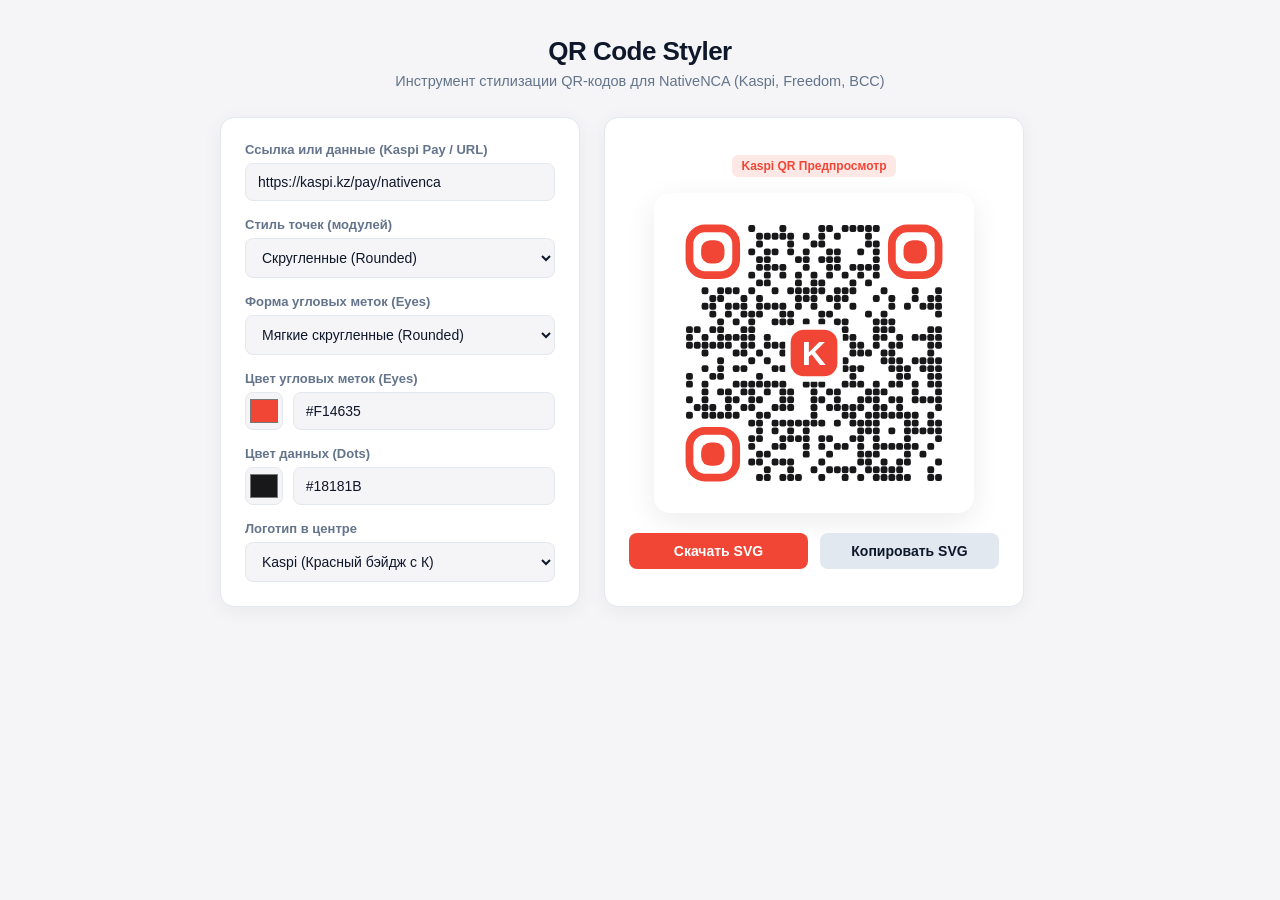
<file: tools/qr-styler.html>
<!DOCTYPE html>
<html lang="ru">
<head>
  <meta charset="UTF-8">
  <meta name="viewport" content="width=device-width, initial-scale=1.0">
  <title>QR Code Styler — NativeNCA</title>
  <style>
    :root {
      --bg: #f5f5f7;
      --card: #ffffff;
      --border: #e2e8f0;
      --text: #0f172a;
      --text-sub: #64748b;
      --accent: #f14635;
      --accent-hover: #d73a2a;
      --radius: 14px;
      --radius-sm: 8px;
    }
    @media (prefers-color-scheme: dark) {
      :root {
        --bg: #18181b;
        --card: #27272a;
        --border: #3f3f46;
        --text: #fafafa;
        --text-sub: #a1a1aa;
        --accent: #f14635;
        --accent-hover: #ff5a4a;
      }
    }
    * { box-sizing: border-box; margin: 0; padding: 0; }
    body {
      font-family: -apple-system, BlinkMacSystemFont, 'Segoe UI', Roboto, sans-serif;
      background: var(--bg);
      color: var(--text);
      display: flex;
      flex-direction: column;
      align-items: center;
      padding: 36px 16px;
      min-height: 100vh;
    }
    .header { text-align: center; margin-bottom: 28px; }
    .header h1 { font-size: 26px; font-weight: 700; margin-bottom: 6px; letter-spacing: -0.02em; }
    .header p { color: var(--text-sub); font-size: 14.5px; }
    .container {
      display: grid;
      grid-template-columns: 360px 420px;
      gap: 24px;
      max-width: 840px;
      width: 100%;
    }
    @media (max-width: 800px) {
      .container { grid-template-columns: 1fr; }
    }
    .card {
      background: var(--card);
      border: 1px solid var(--border);
      border-radius: var(--radius);
      padding: 24px;
      box-shadow: 0 4px 20px rgba(0,0,0,0.05);
    }
    .preview-card {
      display: flex;
      flex-direction: column;
      align-items: center;
      justify-content: center;
      text-align: center;
    }
    .preview-box {
      width: 320px;
      height: 320px;
      background: #ffffff;
      border-radius: 16px;
      display: flex;
      align-items: center;
      justify-content: center;
      box-shadow: 0 8px 30px rgba(0,0,0,0.08);
      margin-bottom: 20px;
      padding: 16px;
    }
    .preview-box svg { width: 100%; height: 100%; display: block; }
    .preview-actions {
      display: flex;
      gap: 12px;
      width: 100%;
    }
    .field { margin-bottom: 16px; }
    .field:last-child { margin-bottom: 0; }
    label { display: block; font-size: 13px; font-weight: 600; margin-bottom: 6px; color: var(--text-sub); }
    input[type="text"], select {
      width: 100%;
      padding: 10px 12px;
      background: var(--bg);
      border: 1px solid var(--border);
      border-radius: var(--radius-sm);
      color: var(--text);
      font-size: 14px;
      outline: none;
      transition: border-color .15s;
    }
    input[type="text"]:focus, select:focus {
      border-color: var(--accent);
    }
    .color-row { display: flex; gap: 10px; align-items: center; }
    input[type="color"] {
      width: 44px;
      height: 38px;
      padding: 2px;
      border: 1px solid var(--border);
      border-radius: var(--radius-sm);
      background: var(--bg);
      cursor: pointer;
    }
    .btn {
      display: inline-flex;
      align-items: center;
      justify-content: center;
      padding: 10px 16px;
      border-radius: var(--radius-sm);
      font-size: 14px;
      font-weight: 600;
      border: none;
      cursor: pointer;
      transition: background-color .15s, transform .1s;
      flex: 1;
    }
    .btn:active { transform: scale(0.98); }
    .btn-accent { background: var(--accent); color: #ffffff; }
    .btn-accent:hover { background: var(--accent-hover); }
    .btn-subtle { background: var(--border); color: var(--text); }
    .btn-subtle:hover { opacity: 0.85; }
    .badge-chip {
      display: inline-block;
      padding: 4px 10px;
      font-size: 12px;
      font-weight: 700;
      border-radius: 6px;
      background: rgba(241, 70, 53, 0.12);
      color: var(--accent);
      margin-bottom: 16px;
    }
    .toast-msg {
      position: fixed;
      bottom: 24px;
      background: #18181b;
      color: #ffffff;
      padding: 10px 18px;
      border-radius: 8px;
      font-size: 14px;
      opacity: 0;
      transition: opacity .2s;
      pointer-events: none;
      box-shadow: 0 4px 14px rgba(0,0,0,0.2);
    }
    .toast-msg.show { opacity: 1; }
  </style>
</head>
<body>

  <div class="header">
    <h1>QR Code Styler</h1>
    <p>Инструмент стилизации QR-кодов для NativeNCA (Kaspi, Freedom, BCC)</p>
  </div>

  <div class="container">
    <div class="card">
      <div class="field">
        <label for="qr-data">Ссылка или данные (Kaspi Pay / URL)</label>
        <input type="text" id="qr-data" value="https://kaspi.kz/pay/nativenca">
      </div>

      <div class="field">
        <label for="qr-style">Стиль точек (модулей)</label>
        <select id="qr-style">
          <option value="rounded" selected>Скругленные (Rounded)</option>
          <option value="dots">Круги (Dots)</option>
          <option value="squircle">Сквиркл (Squircle)</option>
          <option value="square">Квадраты (Square)</option>
        </select>
      </div>

      <div class="field">
        <label for="qr-eye-style">Форма угловых меток (Eyes)</label>
        <select id="qr-eye-style">
          <option value="rounded" selected>Мягкие скругленные (Rounded)</option>
          <option value="circle">Круглые кольца (Circle)</option>
          <option value="leaf">Лепесток (Leaf)</option>
          <option value="square">Квадратные (Square)</option>
        </select>
      </div>

      <div class="field">
        <label>Цвет угловых меток (Eyes)</label>
        <div class="color-row">
          <input type="color" id="qr-eye-color" value="#F14635">
          <input type="text" id="qr-eye-color-text" value="#F14635">
        </div>
      </div>

      <div class="field">
        <label>Цвет данных (Dots)</label>
        <div class="color-row">
          <input type="color" id="qr-dot-color" value="#18181B">
          <input type="text" id="qr-dot-color-text" value="#18181B">
        </div>
      </div>

      <div class="field">
        <label for="qr-logo">Логотип в центре</label>
        <select id="qr-logo">
          <option value="kaspi" selected>Kaspi (Красный бэйдж с К)</option>
          <option value="shield">NativeNCA Щит (Shield)</option>
          <option value="heart">Сердце (Heart)</option>
          <option value="none">Без логотипа (None)</option>
        </select>
      </div>
    </div>

    <div class="card preview-card">
      <span class="badge-chip">Kaspi QR Предпросмотр</span>
      <div class="preview-box" id="preview-container"></div>
      <div class="preview-actions">
        <button class="btn btn-accent" id="btn-download">Скачать SVG</button>
        <button class="btn btn-subtle" id="btn-copy">Копировать SVG</button>
      </div>
    </div>
  </div>

  <div class="toast-msg" id="toast">Скопировано в буфер обмена!</div>

  <script>
var qrcode=function(){function i(t,r){function a(t,r){g=function(t){for(var r=new Array(t),e=0;e<t;e+=1){r[e]=new Array(t);for(var n=0;n<t;n+=1)r[e][n]=null}return r}(l=4*u+17),e(0,0),e(l-7,0),e(0,l-7),i(),o(),v(t,r),7<=u&&h(t),null==n&&(n=w(u,f,c)),d(n,r)}var u=t,f=y[r],g=null,l=0,n=null,c=[],s={},e=function(t,r){for(var e=-1;e<=7;e+=1)if(!(t+e<=-1||l<=t+e))for(var n=-1;n<=7;n+=1)r+n<=-1||l<=r+n||(g[t+e][r+n]=0<=e&&e<=6&&(0==n||6==n)||0<=n&&n<=6&&(0==e||6==e)||2<=e&&e<=4&&2<=n&&n<=4)},o=function(){for(var t=8;t<l-8;t+=1)null==g[t][6]&&(g[t][6]=t%2==0);for(var r=8;r<l-8;r+=1)null==g[6][r]&&(g[6][r]=r%2==0)},i=function(){for(var t=B.getPatternPosition(u),r=0;r<t.length;r+=1)for(var e=0;e<t.length;e+=1){var n=t[r],o=t[e];if(null==g[n][o])for(var i=-2;i<=2;i+=1)for(var a=-2;a<=2;a+=1)g[n+i][o+a]=-2==i||2==i||-2==a||2==a||0==i&&0==a}},h=function(t){for(var r=B.getBCHTypeNumber(u),e=0;e<18;e+=1){var n=!t&&1==(r>>e&1);g[Math.floor(e/3)][e%3+l-8-3]=n}for(e=0;e<18;e+=1){n=!t&&1==(r>>e&1);g[e%3+l-8-3][Math.floor(e/3)]=n}},v=function(t,r){for(var e=f<<3|r,n=B.getBCHTypeInfo(e),o=0;o<15;o+=1){var i=!t&&1==(n>>o&1);o<6?g[o][8]=i:o<8?g[o+1][8]=i:g[l-15+o][8]=i}for(o=0;o<15;o+=1){i=!t&&1==(n>>o&1);o<8?g[8][l-o-1]=i:o<9?g[8][15-o-1+1]=i:g[8][15-o-1]=i}g[l-8][8]=!t},d=function(t,r){for(var e=-1,n=l-1,o=7,i=0,a=B.getMaskFunction(r),u=l-1;0<u;u-=2)for(6==u&&(u-=1);;){for(var f=0;f<2;f+=1)if(null==g[n][u-f]){var c=!1;i<t.length&&(c=1==(t[i]>>>o&1)),a(n,u-f)&&(c=!c),g[n][u-f]=c,-1==(o-=1)&&(i+=1,o=7)}if((n+=e)<0||l<=n){n-=e,e=-e;break}}},w=function(t,r,e){for(var n=b.getRSBlocks(t,r),o=M(),i=0;i<e.length;i+=1){var a=e[i];o.put(a.getMode(),4),o.put(a.getLength(),B.getLengthInBits(a.getMode(),t)),a.write(o)}var u=0;for(i=0;i<n.length;i+=1)u+=n[i].dataCount;if(o.getLengthInBits()>8*u)throw"code length overflow. ("+o.getLengthInBits()+">"+8*u+")";for(o.getLengthInBits()+4<=8*u&&o.put(0,4);o.getLengthInBits()%8!=0;)o.putBit(!1);for(;!(o.getLengthInBits()>=8*u||(o.put(236,8),o.getLengthInBits()>=8*u));)o.put(17,8);return function(t,r){for(var e=0,n=0,o=0,i=new Array(r.length),a=new Array(r.length),u=0;u<r.length;u+=1){var f=r[u].dataCount,c=r[u].totalCount-f;n=Math.max(n,f),o=Math.max(o,c),i[u]=new Array(f);for(var g=0;g<i[u].length;g+=1)i[u][g]=255&t.getBuffer()[g+e];e+=f;var l=B.getErrorCorrectPolynomial(c),h=C(i[u],l.getLength()-1).mod(l);a[u]=new Array(l.getLength()-1);for(g=0;g<a[u].length;g+=1){var s=g+h.getLength()-a[u].length;a[u][g]=0<=s?h.getAt(s):0}}var v=0;for(g=0;g<r.length;g+=1)v+=r[g].totalCount;var d=new Array(v),w=0;for(g=0;g<n;g+=1)for(u=0;u<r.length;u+=1)g<i[u].length&&(d[w]=i[u][g],w+=1);for(g=0;g<o;g+=1)for(u=0;u<r.length;u+=1)g<a[u].length&&(d[w]=a[u][g],w+=1);return d}(o,n)};s.addData=function(t,r){var e=null;switch(r=r||"Byte"){case"Numeric":e=x(t);break;case"Alphanumeric":e=m(t);break;case"Byte":e=L(t);break;case"Kanji":e=D(t);break;default:throw"mode:"+r}c.push(e),n=null},s.isDark=function(t,r){if(t<0||l<=t||r<0||l<=r)throw t+","+r;return g[t][r]},s.getModuleCount=function(){return l},s.make=function(){if(u<1){for(var t=1;t<40;t++){for(var r=b.getRSBlocks(t,f),e=M(),n=0;n<c.length;n++){var o=c[n];e.put(o.getMode(),4),e.put(o.getLength(),B.getLengthInBits(o.getMode(),t)),o.write(e)}var i=0;for(n=0;n<r.length;n++)i+=r[n].dataCount;if(e.getLengthInBits()<=8*i)break}u=t}a(!1,function(){for(var t=0,r=0,e=0;e<8;e+=1){a(!0,e);var n=B.getLostPoint(s);(0==e||n<t)&&(t=n,r=e)}return r}())},s.createTableTag=function(t,r){t=t||2;var e="";e+='<table style="',e+=" border-width: 0px; border-style: none;",e+=" border-collapse: collapse;",e+=" padding: 0px; margin: "+(r=void 0===r?4*t:r)+"px;",e+='">',e+="<tbody>";for(var n=0;n<s.getModuleCount();n+=1){e+="<tr>";for(var o=0;o<s.getModuleCount();o+=1)e+='<td style="',e+=" border-width: 0px; border-style: none;",e+=" border-collapse: collapse;",e+=" padding: 0px; margin: 0px;",e+=" width: "+t+"px;",e+=" height: "+t+"px;",e+=" background-color: ",e+=s.isDark(n,o)?"#000000":"#ffffff",e+=";",e+='"/>';e+="</tr>"}return e+="</tbody>",e+="</table>"},s.createSvgTag=function(t,r,e,n){var o={};"object"==typeof t&&(t=(o=t).cellSize,r=o.margin,e=o.alt,n=o.title),t=t||2,r=void 0===r?4*t:r,(e="string"==typeof e?{text:e}:e||{}).text=e.text||null,e.id=e.text?e.id||"qrcode-description":null,(n="string"==typeof n?{text:n}:n||{}).text=n.text||null,n.id=n.text?n.id||"qrcode-title":null;var i,a,u,f,c=s.getModuleCount()*t+2*r,g="";for(f="l"+t+",0 0,"+t+" -"+t+",0 0,-"+t+"z ",g+='<svg version="1.1" xmlns="http://www.w3.org/2000/svg"',g+=o.scalable?"":' width="'+c+'px" height="'+c+'px"',g+=' viewBox="0 0 '+c+" "+c+'" ',g+=' preserveAspectRatio="xMinYMin meet"',g+=n.text||e.text?' role="img" aria-labelledby="'+p([n.id,e.id].join(" ").trim())+'"':"",g+=">",g+=n.text?'<title id="'+p(n.id)+'">'+p(n.text)+"</title>":"",g+=e.text?'<description id="'+p(e.id)+'">'+p(e.text)+"</description>":"",g+='<rect width="100%" height="100%" fill="white" cx="0" cy="0"/>',g+='<path d="',a=0;a<s.getModuleCount();a+=1)for(u=a*t+r,i=0;i<s.getModuleCount();i+=1)s.isDark(a,i)&&(g+="M"+(i*t+r)+","+u+f);return g+='" stroke="transparent" fill="black"/>',g+="</svg>"},s.createDataURL=function(o,t){o=o||2,t=void 0===t?4*o:t;var r=s.getModuleCount()*o+2*t,i=t,a=r-t;return I(r,r,function(t,r){if(i<=t&&t<a&&i<=r&&r<a){var e=Math.floor((t-i)/o),n=Math.floor((r-i)/o);return s.isDark(n,e)?0:1}return 1})},s.createImgTag=function(t,r,e){t=t||2,r=void 0===r?4*t:r;var n=s.getModuleCount()*t+2*r,o="";return o+="<img",o+=' src="',o+=s.createDataURL(t,r),o+='"',o+=' width="',o+=n,o+='"',o+=' height="',o+=n,o+='"',e&&(o+=' alt="',o+=p(e),o+='"'),o+="/>"};var p=function(t){for(var r="",e=0;e<t.length;e+=1){var n=t.charAt(e);switch(n){case"<":r+="&lt;";break;case">":r+="&gt;";break;case"&":r+="&amp;";break;case'"':r+="&quot;";break;default:r+=n}}return r};return s.createASCII=function(t,r){if((t=t||1)<2)return function(t){t=void 0===t?2:t;var r,e,n,o,i,a=1*s.getModuleCount()+2*t,u=t,f=a-t,c={"██":"█","█ ":"▀"," █":"▄","  ":" "},g={"██":"▀","█ ":"▀"," █":" ","  ":" "},l="";for(r=0;r<a;r+=2){for(n=Math.floor((r-u)/1),o=Math.floor((r+1-u)/1),e=0;e<a;e+=1)i="█",u<=e&&e<f&&u<=r&&r<f&&s.isDark(n,Math.floor((e-u)/1))&&(i=" "),u<=e&&e<f&&u<=r+1&&r+1<f&&s.isDark(o,Math.floor((e-u)/1))?i+=" ":i+="█",l+=t<1&&f<=r+1?g[i]:c[i];l+="\n"}return a%2&&0<t?l.substring(0,l.length-a-1)+Array(1+a).join("▀"):l.substring(0,l.length-1)}(r);t-=1,r=void 0===r?2*t:r;var e,n,o,i,a=s.getModuleCount()*t+2*r,u=r,f=a-r,c=Array(t+1).join("██"),g=Array(t+1).join("  "),l="",h="";for(e=0;e<a;e+=1){for(o=Math.floor((e-u)/t),h="",n=0;n<a;n+=1)i=1,u<=n&&n<f&&u<=e&&e<f&&s.isDark(o,Math.floor((n-u)/t))&&(i=0),h+=i?c:g;for(o=0;o<t;o+=1)l+=h+"\n"}return l.substring(0,l.length-1)},s.renderTo2dContext=function(t,r){r=r||2;for(var e=s.getModuleCount(),n=0;n<e;n++)for(var o=0;o<e;o++)t.fillStyle=s.isDark(n,o)?"black":"white",t.fillRect(n*r,o*r,r,r)},s}i.stringToBytes=(i.stringToBytesFuncs={default:function(t){for(var r=[],e=0;e<t.length;e+=1){var n=t.charCodeAt(e);r.push(255&n)}return r}}).default,i.createStringToBytes=function(u,f){var i=function(){function t(){var t=r.read();if(-1==t)throw"eof";return t}for(var r=S(u),e=0,n={};;){var o=r.read();if(-1==o)break;var i=t(),a=t()<<8|t();n[String.fromCharCode(o<<8|i)]=a,e+=1}if(e!=f)throw e+" != "+f;return n}(),a="?".charCodeAt(0);return function(t){for(var r=[],e=0;e<t.length;e+=1){var n=t.charCodeAt(e);if(n<128)r.push(n);else{var o=i[t.charAt(e)];"number"==typeof o?(255&o)==o?r.push(o):(r.push(o>>>8),r.push(255&o)):r.push(a)}}return r}};var r,t,a=1,u=2,o=4,f=8,y={L:1,M:0,Q:3,H:2},e=0,n=1,c=2,g=3,l=4,h=5,s=6,v=7,B=(r=[[],[6,18],[6,22],[6,26],[6,30],[6,34],[6,22,38],[6,24,42],[6,26,46],[6,28,50],[6,30,54],[6,32,58],[6,34,62],[6,26,46,66],[6,26,48,70],[6,26,50,74],[6,30,54,78],[6,30,56,82],[6,30,58,86],[6,34,62,90],[6,28,50,72,94],[6,26,50,74,98],[6,30,54,78,102],[6,28,54,80,106],[6,32,58,84,110],[6,30,58,86,114],[6,34,62,90,118],[6,26,50,74,98,122],[6,30,54,78,102,126],[6,26,52,78,104,130],[6,30,56,82,108,134],[6,34,60,86,112,138],[6,30,58,86,114,142],[6,34,62,90,118,146],[6,30,54,78,102,126,150],[6,24,50,76,102,128,154],[6,28,54,80,106,132,158],[6,32,58,84,110,136,162],[6,26,54,82,110,138,166],[6,30,58,86,114,142,170]],(t={}).getBCHTypeInfo=function(t){for(var r=t<<10;0<=d(r)-d(1335);)r^=1335<<d(r)-d(1335);return 21522^(t<<10|r)},t.getBCHTypeNumber=function(t){for(var r=t<<12;0<=d(r)-d(7973);)r^=7973<<d(r)-d(7973);return t<<12|r},t.getPatternPosition=function(t){return r[t-1]},t.getMaskFunction=function(t){switch(t){case e:return function(t,r){return(t+r)%2==0};case n:return function(t,r){return t%2==0};case c:return function(t,r){return r%3==0};case g:return function(t,r){return(t+r)%3==0};case l:return function(t,r){return(Math.floor(t/2)+Math.floor(r/3))%2==0};case h:return function(t,r){return t*r%2+t*r%3==0};case s:return function(t,r){return(t*r%2+t*r%3)%2==0};case v:return function(t,r){return(t*r%3+(t+r)%2)%2==0};default:throw"bad maskPattern:"+t}},t.getErrorCorrectPolynomial=function(t){for(var r=C([1],0),e=0;e<t;e+=1)r=r.multiply(C([1,w.gexp(e)],0));return r},t.getLengthInBits=function(t,r){if(1<=r&&r<10)switch(t){case a:return 10;case u:return 9;case o:case f:return 8;default:throw"mode:"+t}else if(r<27)switch(t){case a:return 12;case u:return 11;case o:return 16;case f:return 10;default:throw"mode:"+t}else{if(!(r<41))throw"type:"+r;switch(t){case a:return 14;case u:return 13;case o:return 16;case f:return 12;default:throw"mode:"+t}}},t.getLostPoint=function(t){for(var r=t.getModuleCount(),e=0,n=0;n<r;n+=1)for(var o=0;o<r;o+=1){for(var i=0,a=t.isDark(n,o),u=-1;u<=1;u+=1)if(!(n+u<0||r<=n+u))for(var f=-1;f<=1;f+=1)o+f<0||r<=o+f||0==u&&0==f||a==t.isDark(n+u,o+f)&&(i+=1);5<i&&(e+=3+i-5)}for(n=0;n<r-1;n+=1)for(o=0;o<r-1;o+=1){var c=0;t.isDark(n,o)&&(c+=1),t.isDark(n+1,o)&&(c+=1),t.isDark(n,o+1)&&(c+=1),t.isDark(n+1,o+1)&&(c+=1),0!=c&&4!=c||(e+=3)}for(n=0;n<r;n+=1)for(o=0;o<r-6;o+=1)t.isDark(n,o)&&!t.isDark(n,o+1)&&t.isDark(n,o+2)&&t.isDark(n,o+3)&&t.isDark(n,o+4)&&!t.isDark(n,o+5)&&t.isDark(n,o+6)&&(e+=40);for(o=0;o<r;o+=1)for(n=0;n<r-6;n+=1)t.isDark(n,o)&&!t.isDark(n+1,o)&&t.isDark(n+2,o)&&t.isDark(n+3,o)&&t.isDark(n+4,o)&&!t.isDark(n+5,o)&&t.isDark(n+6,o)&&(e+=40);var g=0;for(o=0;o<r;o+=1)for(n=0;n<r;n+=1)t.isDark(n,o)&&(g+=1);return e+=Math.abs(100*g/r/r-50)/5*10},t);function d(t){for(var r=0;0!=t;)r+=1,t>>>=1;return r}var w=function(){for(var r=new Array(256),e=new Array(256),t=0;t<8;t+=1)r[t]=1<<t;for(t=8;t<256;t+=1)r[t]=r[t-4]^r[t-5]^r[t-6]^r[t-8];for(t=0;t<255;t+=1)e[r[t]]=t;var n={glog:function(t){if(t<1)throw"glog("+t+")";return e[t]},gexp:function(t){for(;t<0;)t+=255;for(;256<=t;)t-=255;return r[t]}};return n}();function C(n,o){if(void 0===n.length)throw n.length+"/"+o;var r=function(){for(var t=0;t<n.length&&0==n[t];)t+=1;for(var r=new Array(n.length-t+o),e=0;e<n.length-t;e+=1)r[e]=n[e+t];return r}(),i={getAt:function(t){return r[t]},getLength:function(){return r.length},multiply:function(t){for(var r=new Array(i.getLength()+t.getLength()-1),e=0;e<i.getLength();e+=1)for(var n=0;n<t.getLength();n+=1)r[e+n]^=w.gexp(w.glog(i.getAt(e))+w.glog(t.getAt(n)));return C(r,0)},mod:function(t){if(i.getLength()-t.getLength()<0)return i;for(var r=w.glog(i.getAt(0))-w.glog(t.getAt(0)),e=new Array(i.getLength()),n=0;n<i.getLength();n+=1)e[n]=i.getAt(n);for(n=0;n<t.getLength();n+=1)e[n]^=w.gexp(w.glog(t.getAt(n))+r);return C(e,0).mod(t)}};return i}function p(){var e=[],o={writeByte:function(t){e.push(255&t)},writeShort:function(t){o.writeByte(t),o.writeByte(t>>>8)},writeBytes:function(t,r,e){r=r||0,e=e||t.length;for(var n=0;n<e;n+=1)o.writeByte(t[n+r])},writeString:function(t){for(var r=0;r<t.length;r+=1)o.writeByte(t.charCodeAt(r))},toByteArray:function(){return e},toString:function(){var t="";t+="[";for(var r=0;r<e.length;r+=1)0<r&&(t+=","),t+=e[r];return t+="]"}};return o}var k,A,b=(k=[[1,26,19],[1,26,16],[1,26,13],[1,26,9],[1,44,34],[1,44,28],[1,44,22],[1,44,16],[1,70,55],[1,70,44],[2,35,17],[2,35,13],[1,100,80],[2,50,32],[2,50,24],[4,25,9],[1,134,108],[2,67,43],[2,33,15,2,34,16],[2,33,11,2,34,12],[2,86,68],[4,43,27],[4,43,19],[4,43,15],[2,98,78],[4,49,31],[2,32,14,4,33,15],[4,39,13,1,40,14],[2,121,97],[2,60,38,2,61,39],[4,40,18,2,41,19],[4,40,14,2,41,15],[2,146,116],[3,58,36,2,59,37],[4,36,16,4,37,17],[4,36,12,4,37,13],[2,86,68,2,87,69],[4,69,43,1,70,44],[6,43,19,2,44,20],[6,43,15,2,44,16],[4,101,81],[1,80,50,4,81,51],[4,50,22,4,51,23],[3,36,12,8,37,13],[2,116,92,2,117,93],[6,58,36,2,59,37],[4,46,20,6,47,21],[7,42,14,4,43,15],[4,133,107],[8,59,37,1,60,38],[8,44,20,4,45,21],[12,33,11,4,34,12],[3,145,115,1,146,116],[4,64,40,5,65,41],[11,36,16,5,37,17],[11,36,12,5,37,13],[5,109,87,1,110,88],[5,65,41,5,66,42],[5,54,24,7,55,25],[11,36,12,7,37,13],[5,122,98,1,123,99],[7,73,45,3,74,46],[15,43,19,2,44,20],[3,45,15,13,46,16],[1,135,107,5,136,108],[10,74,46,1,75,47],[1,50,22,15,51,23],[2,42,14,17,43,15],[5,150,120,1,151,121],[9,69,43,4,70,44],[17,50,22,1,51,23],[2,42,14,19,43,15],[3,141,113,4,142,114],[3,70,44,11,71,45],[17,47,21,4,48,22],[9,39,13,16,40,14],[3,135,107,5,136,108],[3,67,41,13,68,42],[15,54,24,5,55,25],[15,43,15,10,44,16],[4,144,116,4,145,117],[17,68,42],[17,50,22,6,51,23],[19,46,16,6,47,17],[2,139,111,7,140,112],[17,74,46],[7,54,24,16,55,25],[34,37,13],[4,151,121,5,152,122],[4,75,47,14,76,48],[11,54,24,14,55,25],[16,45,15,14,46,16],[6,147,117,4,148,118],[6,73,45,14,74,46],[11,54,24,16,55,25],[30,46,16,2,47,17],[8,132,106,4,133,107],[8,75,47,13,76,48],[7,54,24,22,55,25],[22,45,15,13,46,16],[10,142,114,2,143,115],[19,74,46,4,75,47],[28,50,22,6,51,23],[33,46,16,4,47,17],[8,152,122,4,153,123],[22,73,45,3,74,46],[8,53,23,26,54,24],[12,45,15,28,46,16],[3,147,117,10,148,118],[3,73,45,23,74,46],[4,54,24,31,55,25],[11,45,15,31,46,16],[7,146,116,7,147,117],[21,73,45,7,74,46],[1,53,23,37,54,24],[19,45,15,26,46,16],[5,145,115,10,146,116],[19,75,47,10,76,48],[15,54,24,25,55,25],[23,45,15,25,46,16],[13,145,115,3,146,116],[2,74,46,29,75,47],[42,54,24,1,55,25],[23,45,15,28,46,16],[17,145,115],[10,74,46,23,75,47],[10,54,24,35,55,25],[19,45,15,35,46,16],[17,145,115,1,146,116],[14,74,46,21,75,47],[29,54,24,19,55,25],[11,45,15,46,46,16],[13,145,115,6,146,116],[14,74,46,23,75,47],[44,54,24,7,55,25],[59,46,16,1,47,17],[12,151,121,7,152,122],[12,75,47,26,76,48],[39,54,24,14,55,25],[22,45,15,41,46,16],[6,151,121,14,152,122],[6,75,47,34,76,48],[46,54,24,10,55,25],[2,45,15,64,46,16],[17,152,122,4,153,123],[29,74,46,14,75,47],[49,54,24,10,55,25],[24,45,15,46,46,16],[4,152,122,18,153,123],[13,74,46,32,75,47],[48,54,24,14,55,25],[42,45,15,32,46,16],[20,147,117,4,148,118],[40,75,47,7,76,48],[43,54,24,22,55,25],[10,45,15,67,46,16],[19,148,118,6,149,119],[18,75,47,31,76,48],[34,54,24,34,55,25],[20,45,15,61,46,16]],(A={}).getRSBlocks=function(t,r){var e=function(t,r){switch(r){case y.L:return k[4*(t-1)+0];case y.M:return k[4*(t-1)+1];case y.Q:return k[4*(t-1)+2];case y.H:return k[4*(t-1)+3];default:return}}(t,r);if(void 0===e)throw"bad rs block @ typeNumber:"+t+"/errorCorrectionLevel:"+r;for(var n,o,i=e.length/3,a=[],u=0;u<i;u+=1)for(var f=e[3*u+0],c=e[3*u+1],g=e[3*u+2],l=0;l<f;l+=1)a.push((n=g,o=void 0,(o={}).totalCount=c,o.dataCount=n,o));return a},A),M=function(){var e=[],n=0,o={getBuffer:function(){return e},getAt:function(t){var r=Math.floor(t/8);return 1==(e[r]>>>7-t%8&1)},put:function(t,r){for(var e=0;e<r;e+=1)o.putBit(1==(t>>>r-e-1&1))},getLengthInBits:function(){return n},putBit:function(t){var r=Math.floor(n/8);e.length<=r&&e.push(0),t&&(e[r]|=128>>>n%8),n+=1}};return o},x=function(t){var r=a,n=t,e={getMode:function(){return r},getLength:function(t){return n.length},write:function(t){for(var r=n,e=0;e+2<r.length;)t.put(o(r.substring(e,e+3)),10),e+=3;e<r.length&&(r.length-e==1?t.put(o(r.substring(e,e+1)),4):r.length-e==2&&t.put(o(r.substring(e,e+2)),7))}},o=function(t){for(var r=0,e=0;e<t.length;e+=1)r=10*r+i(t.charAt(e));return r},i=function(t){if("0"<=t&&t<="9")return t.charCodeAt(0)-"0".charCodeAt(0);throw"illegal char :"+t};return e},m=function(t){var r=u,n=t,e={getMode:function(){return r},getLength:function(t){return n.length},write:function(t){for(var r=n,e=0;e+1<r.length;)t.put(45*o(r.charAt(e))+o(r.charAt(e+1)),11),e+=2;e<r.length&&t.put(o(r.charAt(e)),6)}},o=function(t){if("0"<=t&&t<="9")return t.charCodeAt(0)-"0".charCodeAt(0);if("A"<=t&&t<="Z")return t.charCodeAt(0)-"A".charCodeAt(0)+10;switch(t){case" ":return 36;case"$":return 37;case"%":return 38;case"*":return 39;case"+":return 40;case"-":return 41;case".":return 42;case"/":return 43;case":":return 44;default:throw"illegal char :"+t}};return e},L=function(t){var r=o,e=i.stringToBytes(t),n={getMode:function(){return r},getLength:function(t){return e.length},write:function(t){for(var r=0;r<e.length;r+=1)t.put(e[r],8)}};return n},D=function(t){var r=f,e=i.stringToBytesFuncs.SJIS;if(!e)throw"sjis not supported.";!function(){var t=e("友");if(2!=t.length||38726!=(t[0]<<8|t[1]))throw"sjis not supported."}();var o=e(t),n={getMode:function(){return r},getLength:function(t){return~~(o.length/2)},write:function(t){for(var r=o,e=0;e+1<r.length;){var n=(255&r[e])<<8|255&r[e+1];if(33088<=n&&n<=40956)n-=33088;else{if(!(57408<=n&&n<=60351))throw"illegal char at "+(e+1)+"/"+n;n-=49472}n=192*(n>>>8&255)+(255&n),t.put(n,13),e+=2}if(e<r.length)throw"illegal char at "+(e+1)}};return n},S=function(t){var e=t,n=0,o=0,i=0,r={read:function(){for(;i<8;){if(n>=e.length){if(0==i)return-1;throw"unexpected end of file./"+i}var t=e.charAt(n);if(n+=1,"="==t)return i=0,-1;t.match(/^\s$/)||(o=o<<6|a(t.charCodeAt(0)),i+=6)}var r=o>>>i-8&255;return i-=8,r}},a=function(t){if(65<=t&&t<=90)return t-65;if(97<=t&&t<=122)return t-97+26;if(48<=t&&t<=57)return t-48+52;if(43==t)return 62;if(47==t)return 63;throw"c:"+t};return r},I=function(t,r,e){for(var n=function(t,r){var n=t,o=r,l=new Array(t*r),e={setPixel:function(t,r,e){l[r*n+t]=e},write:function(t){t.writeString("GIF87a"),t.writeShort(n),t.writeShort(o),t.writeByte(128),t.writeByte(0),t.writeByte(0),t.writeByte(0),t.writeByte(0),t.writeByte(0),t.writeByte(255),t.writeByte(255),t.writeByte(255),t.writeString(","),t.writeShort(0),t.writeShort(0),t.writeShort(n),t.writeShort(o),t.writeByte(0);var r=i(2);t.writeByte(2);for(var e=0;255<r.length-e;)t.writeByte(255),t.writeBytes(r,e,255),e+=255;t.writeByte(r.length-e),t.writeBytes(r,e,r.length-e),t.writeByte(0),t.writeString(";")}},i=function(t){for(var r=1<<t,e=1+(1<<t),n=t+1,o=h(),i=0;i<r;i+=1)o.add(String.fromCharCode(i));o.add(String.fromCharCode(r)),o.add(String.fromCharCode(e));var a=p(),u=function(t){var e=t,n=0,o=0,r={write:function(t,r){if(t>>>r!=0)throw"length over";for(;8<=n+r;)e.writeByte(255&(t<<n|o)),r-=8-n,t>>>=8-n,n=o=0;o|=t<<n,n+=r},flush:function(){0<n&&e.writeByte(o)}};return r}(a);u.write(r,n);var f=0,c=String.fromCharCode(l[f]);for(f+=1;f<l.length;){var g=String.fromCharCode(l[f]);f+=1,o.contains(c+g)?c+=g:(u.write(o.indexOf(c),n),o.size()<4095&&(o.size()==1<<n&&(n+=1),o.add(c+g)),c=g)}return u.write(o.indexOf(c),n),u.write(e,n),u.flush(),a.toByteArray()},h=function(){var r={},e=0,n={add:function(t){if(n.contains(t))throw"dup key:"+t;r[t]=e,e+=1},size:function(){return e},indexOf:function(t){return r[t]},contains:function(t){return void 0!==r[t]}};return n};return e}(t,r),o=0;o<r;o+=1)for(var i=0;i<t;i+=1)n.setPixel(i,o,e(i,o));var a=p();n.write(a);for(var u=function(){function e(t){a+=String.fromCharCode(r(63&t))}var n=0,o=0,i=0,a="",t={},r=function(t){if(t<0);else{if(t<26)return 65+t;if(t<52)return t-26+97;if(t<62)return t-52+48;if(62==t)return 43;if(63==t)return 47}throw"n:"+t};return t.writeByte=function(t){for(n=n<<8|255&t,o+=8,i+=1;6<=o;)e(n>>>o-6),o-=6},t.flush=function(){if(0<o&&(e(n<<6-o),o=n=0),i%3!=0)for(var t=3-i%3,r=0;r<t;r+=1)a+="="},t.toString=function(){return a},t}(),f=a.toByteArray(),c=0;c<f.length;c+=1)u.writeByte(f[c]);return u.flush(),"data:image/gif;base64,"+u};return i}();qrcode.stringToBytesFuncs["UTF-8"]=function(t){return function(t){for(var r=[],e=0;e<t.length;e++){var n=t.charCodeAt(e);n<128?r.push(n):n<2048?r.push(192|n>>6,128|63&n):n<55296||57344<=n?r.push(224|n>>12,128|n>>6&63,128|63&n):(e++,n=65536+((1023&n)<<10|1023&t.charCodeAt(e)),r.push(240|n>>18,128|n>>12&63,128|n>>6&63,128|63&n))}return r}(t)},function(t){"function"==typeof define&&define.amd?define([],t):"object"==typeof exports&&(module.exports=t())}(function(){return qrcode});

    function generateStyledSvg(data, options) {
      var qr = qrcode(0, 'H');
      qr.addData(data);
      qr.make();
      var n = qr.getModuleCount();
      var margin = 2;
      var total = n + 2 * margin;
      var size = 360;
      var scale = size / total;

      var logo = options.logo || 'kaspi';
      var style = options.style || 'rounded';
      var eyeStyle = options.eyeStyle || 'rounded';
      var dotColor = options.dotColor || '#18181B';
      var eyeColor = options.eyeColor || '#F14635';
      var bgColor = '#FFFFFF';

      var center = Math.floor(n / 2);
      var logoHalf = 3;
      var hasLogo = logo !== 'none';

      function isFinder(r, c) {
        if (r < 8 && c < 8) return true;
        if (r < 8 && c >= n - 8) return true;
        if (r >= n - 8 && c < 8) return true;
        return false;
      }

      function isLogo(r, c) {
        if (!hasLogo) return false;
        return (r >= center - logoHalf && r <= center + logoHalf &&
                c >= center - logoHalf && c <= center + logoHalf);
      }

      var svg = [];
      svg.push('<svg xmlns="http://www.w3.org/2000/svg" viewBox="0 0 ' + size + ' ' + size + '" width="' + size + '" height="' + size + '">');
      svg.push('  <rect width="' + size + '" height="' + size + '" rx="16" fill="' + bgColor + '" />');
      svg.push('  <g fill="' + dotColor + '">');

      for (var r = 0; r < n; r++) {
        for (var c = 0; c < n; c++) {
          if (!qr.isDark(r, c) || isFinder(r, c) || isLogo(r, c)) continue;
          var x = (c + margin) * scale;
          var y = (r + margin) * scale;
          if (style === 'dots') {
            svg.push('    <circle cx="' + (x + scale/2).toFixed(2) + '" cy="' + (y + scale/2).toFixed(2) + '" r="' + (scale * 0.44).toFixed(2) + '" />');
          } else if (style === 'squircle') {
            var pad = scale * 0.04;
            svg.push('    <rect x="' + (x + pad).toFixed(2) + '" y="' + (y + pad).toFixed(2) + '" width="' + (scale - 2*pad).toFixed(2) + '" height="' + (scale - 2*pad).toFixed(2) + '" rx="' + (scale * 0.38).toFixed(2) + '" />');
          } else if (style === 'square') {
            svg.push('    <rect x="' + x.toFixed(2) + '" y="' + y.toFixed(2) + '" width="' + scale.toFixed(2) + '" height="' + scale.toFixed(2) + '" />');
          } else {
            var pad = scale * 0.06;
            svg.push('    <rect x="' + (x + pad).toFixed(2) + '" y="' + (y + pad).toFixed(2) + '" width="' + (scale - 2*pad).toFixed(2) + '" height="' + (scale - 2*pad).toFixed(2) + '" rx="' + (scale * 0.28).toFixed(2) + '" />');
          }
        }
      }
      svg.push('  </g>');

      // Finder Eyes
      var finders = [[0, 0], [0, n - 7], [n - 7, 0]];
      svg.push('  <g>');
      for (var i = 0; i < finders.length; i++) {
        var fx = (finders[i][1] + margin) * scale;
        var fy = (finders[i][0] + margin) * scale;
        var fw = 7 * scale;

        if (eyeStyle === 'circle') {
          var ocx = fx + fw/2, ocy = fy + fw/2;
          svg.push('    <circle cx="' + ocx.toFixed(2) + '" cy="' + ocy.toFixed(2) + '" r="' + (fw/2 - scale*0.5).toFixed(2) + '" fill="none" stroke="' + eyeColor + '" stroke-width="' + scale.toFixed(2) + '" />');
          svg.push('    <circle cx="' + ocx.toFixed(2) + '" cy="' + ocy.toFixed(2) + '" r="' + (1.5 * scale).toFixed(2) + '" fill="' + eyeColor + '" />');
        } else if (eyeStyle === 'square') {
          svg.push('    <rect x="' + (fx + scale/2).toFixed(2) + '" y="' + (fy + scale/2).toFixed(2) + '" width="' + (fw - scale).toFixed(2) + '" height="' + (fw - scale).toFixed(2) + '" fill="none" stroke="' + eyeColor + '" stroke-width="' + scale.toFixed(2) + '" />');
          svg.push('    <rect x="' + (fx + 2*scale).toFixed(2) + '" y="' + (fy + 2*scale).toFixed(2) + '" width="' + (3*scale).toFixed(2) + '" height="' + (3*scale).toFixed(2) + '" fill="' + eyeColor + '" />');
        } else if (eyeStyle === 'leaf') {
          svg.push('    <rect x="' + (fx + scale/2).toFixed(2) + '" y="' + (fy + scale/2).toFixed(2) + '" width="' + (fw - scale).toFixed(2) + '" height="' + (fw - scale).toFixed(2) + '" rx="' + (2.4*scale).toFixed(2) + '" fill="none" stroke="' + eyeColor + '" stroke-width="' + scale.toFixed(2) + '" />');
          svg.push('    <circle cx="' + (fx + 3.5*scale).toFixed(2) + '" cy="' + (fy + 3.5*scale).toFixed(2) + '" r="' + (1.4*scale).toFixed(2) + '" fill="' + eyeColor + '" />');
        } else {
          svg.push('    <rect x="' + (fx + scale/2).toFixed(2) + '" y="' + (fy + scale/2).toFixed(2) + '" width="' + (fw - scale).toFixed(2) + '" height="' + (fw - scale).toFixed(2) + '" rx="' + (2*scale).toFixed(2) + '" fill="none" stroke="' + eyeColor + '" stroke-width="' + scale.toFixed(2) + '" />');
          svg.push('    <rect x="' + (fx + 2*scale).toFixed(2) + '" y="' + (fy + 2*scale).toFixed(2) + '" width="' + (3*scale).toFixed(2) + '" height="' + (3*scale).toFixed(2) + '" rx="' + (1.2*scale).toFixed(2) + '" fill="' + eyeColor + '" />');
        }
      }
      svg.push('  </g>');

      // Center logo
      if (hasLogo) {
        var lw = (2 * logoHalf + 1) * scale;
        var lx = (center - logoHalf + margin) * scale;
        var ly = (center - logoHalf + margin) * scale;
        svg.push('  <g>');
        svg.push('    <rect x="' + (lx - scale*0.2).toFixed(2) + '" y="' + (ly - scale*0.2).toFixed(2) + '" width="' + (lw + scale*0.4).toFixed(2) + '" height="' + (lw + scale*0.4).toFixed(2) + '" rx="' + (scale*1.5).toFixed(2) + '" fill="#FFFFFF" />');
        var badgePad = scale * 0.5;
        var bx = lx + badgePad, by = ly + badgePad, bw = lw - 2*badgePad;
        if (logo === 'kaspi') {
          svg.push('    <rect x="' + bx.toFixed(2) + '" y="' + by.toFixed(2) + '" width="' + bw.toFixed(2) + '" height="' + bw.toFixed(2) + '" rx="' + (bw*0.28).toFixed(2) + '" fill="#F14635" />');
          var fs = bw * 0.72;
          svg.push('    <text x="' + (bx + bw/2).toFixed(2) + '" y="' + (by + bw/2 + fs*0.35).toFixed(2) + '" font-family="-apple-system, BlinkMacSystemFont, sans-serif" font-size="' + fs.toFixed(2) + '" font-weight="900" fill="#FFFFFF" text-anchor="middle">K</text>');
        } else if (logo === 'shield') {
          svg.push('    <rect x="' + bx.toFixed(2) + '" y="' + by.toFixed(2) + '" width="' + bw.toFixed(2) + '" height="' + bw.toFixed(2) + '" rx="' + (bw*0.28).toFixed(2) + '" fill="#005FB8" />');
          svg.push('    <g transform="translate(' + (bx + bw*0.2).toFixed(2) + ', ' + (by + bw*0.2).toFixed(2) + ') scale(' + (bw*0.6/24).toFixed(3) + ')" fill="#FFFFFF"><path d="M14 11a2 2 0 0 1-1.25 1.85v2.4a.75.75 0 0 1-1.5 0v-2.4A2 2 0 1 1 14 11M3.75 5a.75.75 0 0 0-.75.75V11c0 5 2.96 8.68 8.73 10.95q.27.1.54 0C18.04 19.68 21 16 21 11V5.75a.75.75 0 0 0-.75-.75q-3.99 0-7.8-2.85a.75.75 0 0 0-.9 0Q7.74 5 3.75 5"/></g>');
        } else if (logo === 'heart') {
          svg.push('    <rect x="' + bx.toFixed(2) + '" y="' + by.toFixed(2) + '" width="' + bw.toFixed(2) + '" height="' + bw.toFixed(2) + '" rx="' + (bw*0.28).toFixed(2) + '" fill="#F14635" />');
          svg.push('    <g transform="translate(' + (bx + bw*0.2).toFixed(2) + ', ' + (by + bw*0.2).toFixed(2) + ') scale(' + (bw*0.6/24).toFixed(3) + ')" fill="#FFFFFF"><path d="M12 21.35l-1.45-1.32C5.4 15.36 2 12.28 2 8.5 2 5.42 4.42 3 7.5 3c1.74 0 3.41.81 4.5 2.09C13.09 3.81 14.76 3 16.5 3 19.58 3 22 5.42 22 8.5c0 3.78-3.4 6.86-8.55 11.54L12 21.35z"/></g>');
        }
        svg.push('  </g>');
      }

      svg.push('</svg>');
      return svg.join('\n');
    }

    var previewEl = document.getElementById('preview-container');
    var dataEl = document.getElementById('qr-data');
    var styleEl = document.getElementById('qr-style');
    var eyeStyleEl = document.getElementById('qr-eye-style');
    var eyeColorEl = document.getElementById('qr-eye-color');
    var eyeColorTextEl = document.getElementById('qr-eye-color-text');
    var dotColorEl = document.getElementById('qr-dot-color');
    var dotColorTextEl = document.getElementById('qr-dot-color-text');
    var logoEl = document.getElementById('qr-logo');
    var toast = document.getElementById('toast');

    function update() {
      var svg = generateStyledSvg(dataEl.value || 'https://kaspi.kz', {
        style: styleEl.value,
        eyeStyle: eyeStyleEl.value,
        eyeColor: eyeColorEl.value,
        dotColor: dotColorEl.value,
        logo: logoEl.value
      });
      previewEl.innerHTML = svg;
    }

    eyeColorEl.addEventListener('input', function() { eyeColorTextEl.value = this.value; update(); });
    eyeColorTextEl.addEventListener('input', function() { eyeColorEl.value = this.value; update(); });
    dotColorEl.addEventListener('input', function() { dotColorTextEl.value = this.value; update(); });
    dotColorTextEl.addEventListener('input', function() { dotColorEl.value = this.value; update(); });

    dataEl.addEventListener('input', update);
    styleEl.addEventListener('change', update);
    eyeStyleEl.addEventListener('change', update);
    logoEl.addEventListener('change', update);

    document.getElementById('btn-download').addEventListener('click', function() {
      var svg = previewEl.innerHTML;
      var blob = new Blob([svg], { type: 'image/svg+xml;charset=utf-8' });
      var url = URL.createObjectURL(blob);
      var a = document.createElement('a');
      a.href = url;
      a.download = 'kaspi-qr.svg';
      a.click();
      URL.revokeObjectURL(url);
    });

    document.getElementById('btn-copy').addEventListener('click', function() {
      var svg = previewEl.innerHTML;
      navigator.clipboard.writeText(svg).then(function() {
        toast.classList.add('show');
        setTimeout(function() { toast.classList.remove('show'); }, 2000);
      });
    });

    update();
  </script>
</body>
</html>
</file>
